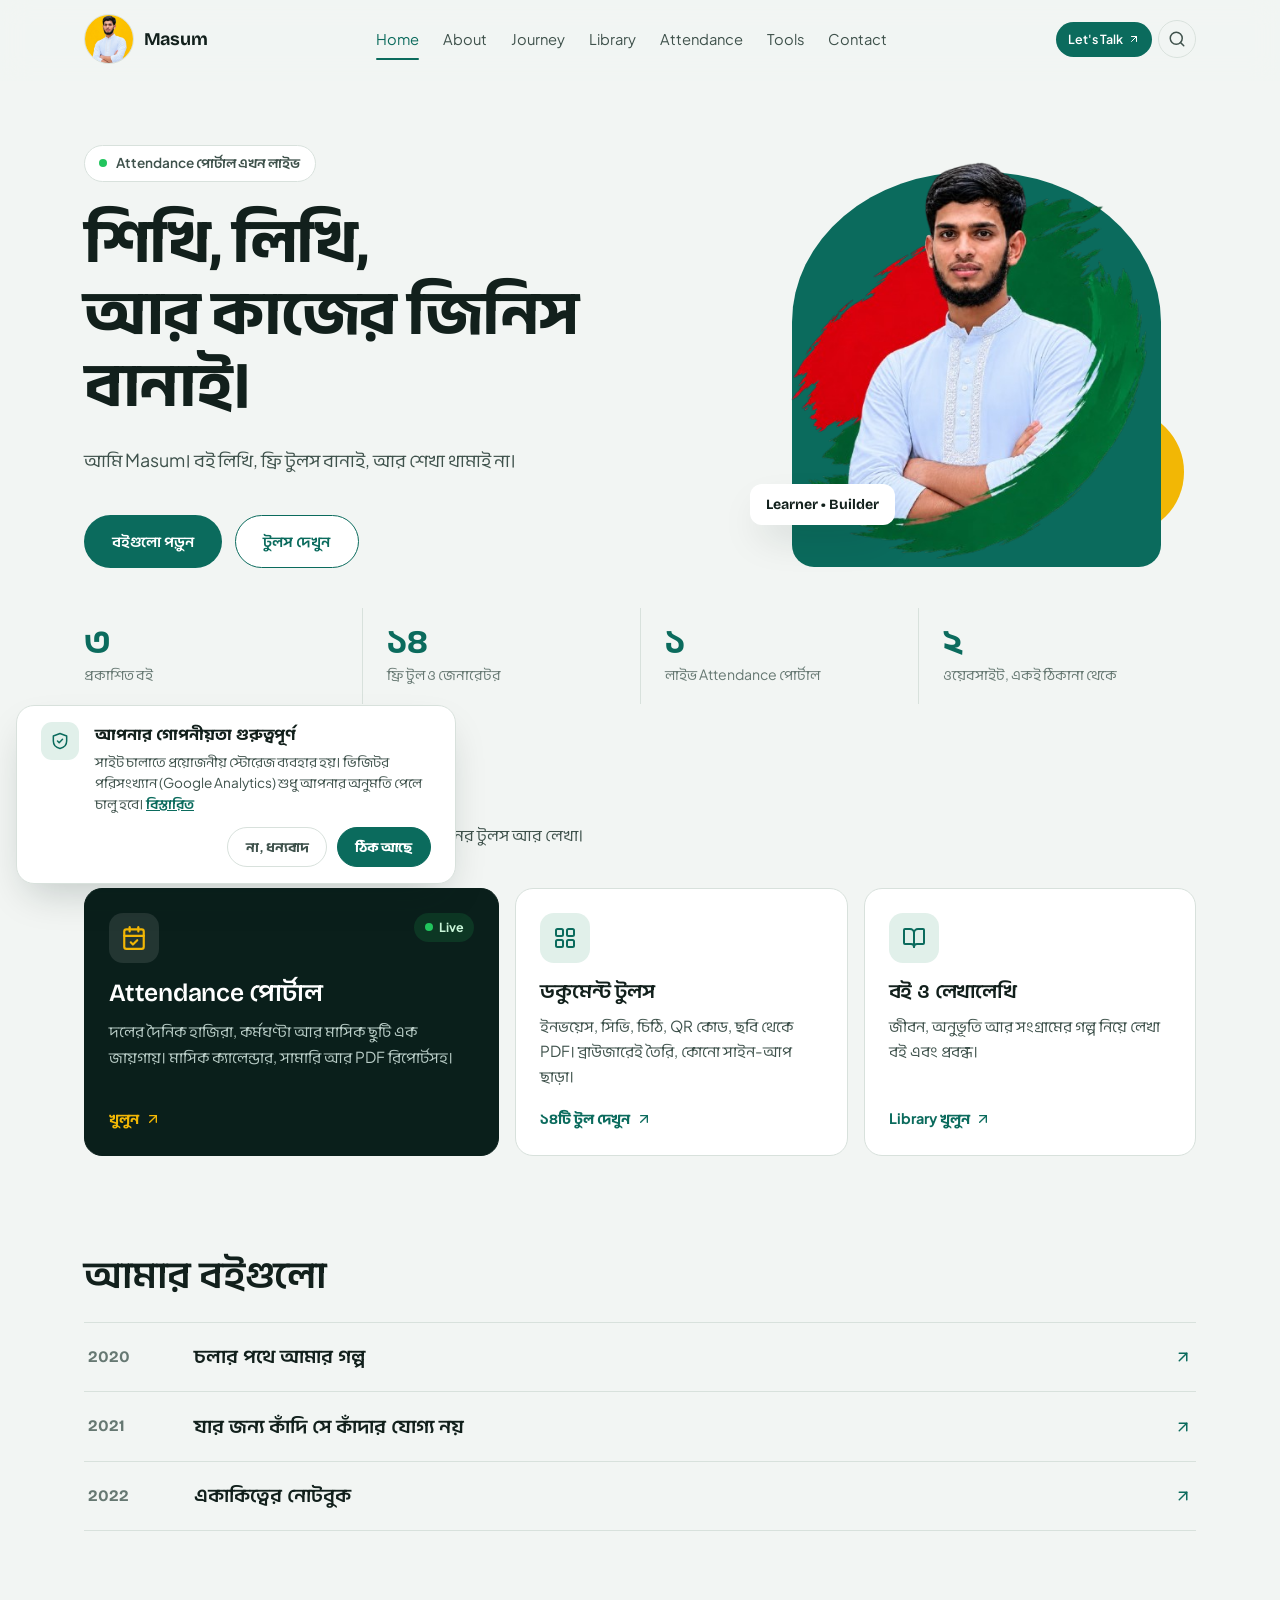
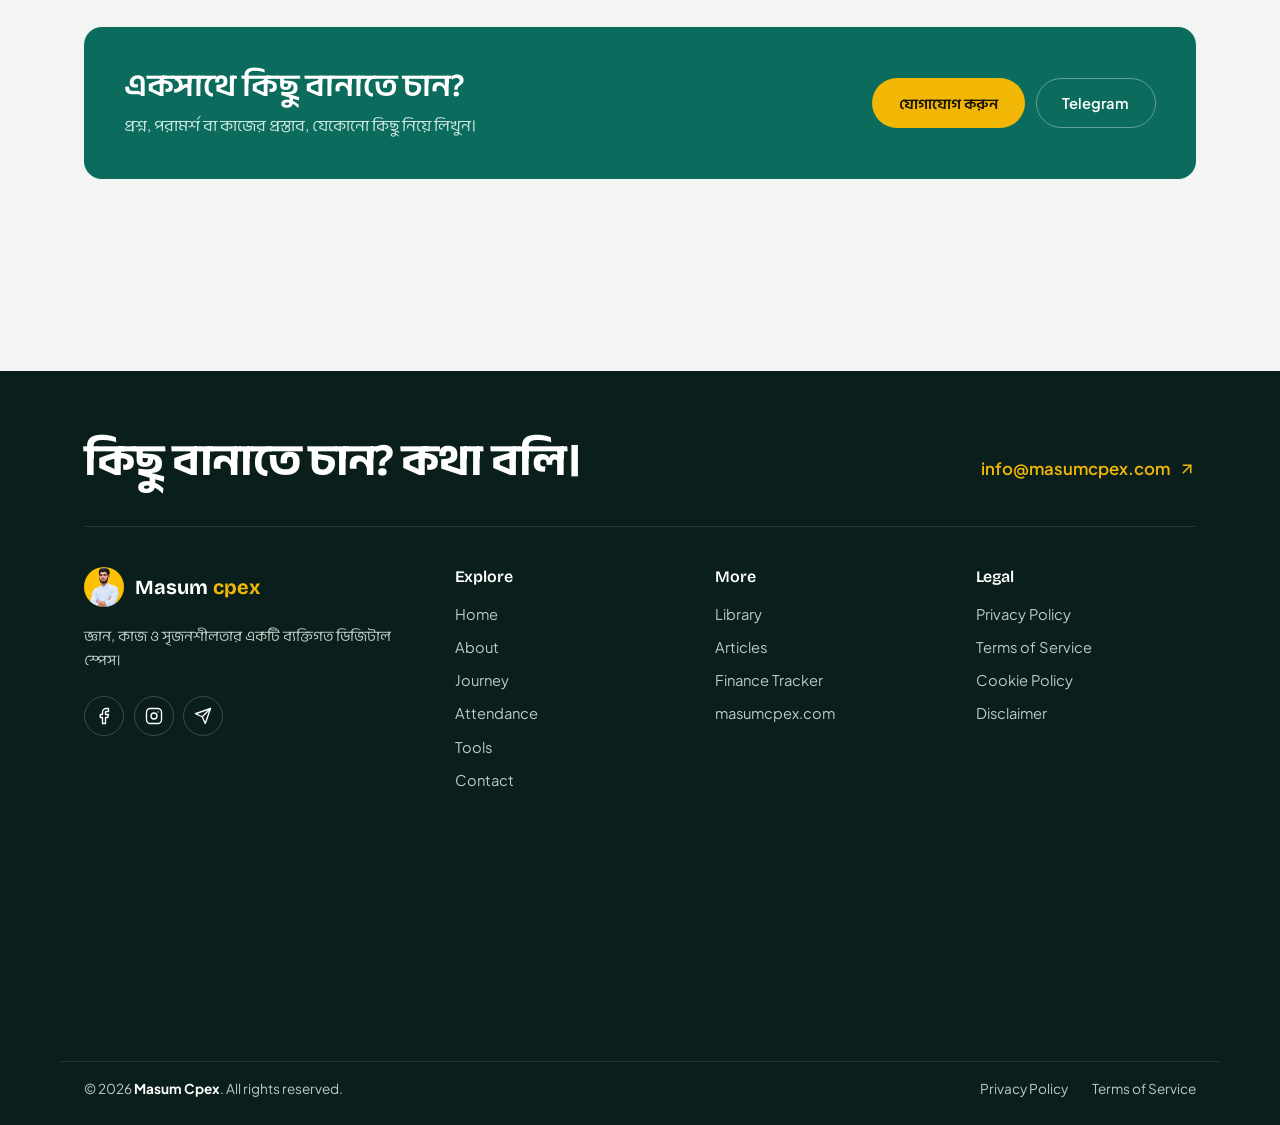
<file: index.html>
<!DOCTYPE html>
<html lang="bn">
<head>
<meta charset="UTF-8">
<meta name="viewport" content="width=device-width, initial-scale=1.0">
<title>Masum — Personal Digital Space</title>
<meta name="description" content="মাসুম বিল্লাহর একটি নতুন প্ল্যাটফর্ম। এখানে আমার বিভিন্ন কাজ, শর্ট নোটস এবং বিশেষ চিন্তাগুলো শেয়ার করা হয়।">
<meta name="theme-color" content="#F2F5F3">
<link rel="canonical" href="https://masumcpex.bro.bd/">
<link rel="icon" href="assets/img/yellow.webp" type="image/webp">
<link rel="apple-touch-icon" href="assets/img/yellow.webp">
<link rel="manifest" href="site.webmanifest">
<meta property="og:type" content="website">
<meta property="og:title" content="Masum Cpex — Personal Digital Space">
<meta property="og:description" content="মাসুম বিল্লাহর একটি নতুন প্ল্যাটফর্ম। এখানে আমার বিভিন্ন কাজ, শর্ট নোটস এবং বিশেষ চিন্তাগুলো শেয়ার করা হয়।">
<meta property="og:image" content="https://masumcpex.bro.bd/assets/img/bd.png">
<meta property="og:image:type" content="image/png">
<meta property="og:image:width" content="500">
<meta property="og:image:height" content="500">
<meta property="og:url" content="https://masumcpex.bro.bd/">
<meta property="og:locale" content="bn_BD">

<meta name="twitter:card" content="summary_large_image">
<meta name="twitter:title" content="Masum Cpex — Personal Digital Space">
<meta name="twitter:description" content="মাসুম বিল্লাহর একটি নতুন প্ল্যাটফর্ম। এখানে আমার বিভিন্ন কাজ, শর্ট নোটস এবং বিশেষ চিন্তাগুলো শেয়ার করা হয়।">
<meta name="twitter:image" content="https://masumcpex.bro.bd/assets/img/bd.png">
<script type="application/ld+json">
{
  "@context": "https://schema.org",
  "@type": "Person",
  "name": "Masum Billah",
  "alternateName": "মাসুম",
  "url": "https://masumcpex.bro.bd/",
  "image": "https://masumcpex.bro.bd/assets/img/bd.png",
  "description": "শিক্ষার্থী ও নির্মাতা। বই ও টুলসের ব্যক্তিগত ডিজিটাল খাতা।",
  "sameAs": [
    "https://www.facebook.com/masumcpex",
    "https://www.instagram.com/masumcpex",
    "https://t.me/masumcpex"
  ]
}
</script>
<link rel="preconnect" href="https://fonts.googleapis.com">
<link rel="preconnect" href="https://fonts.gstatic.com" crossorigin>
<link href="https://fonts.googleapis.com/css2?family=Anek+Bangla:wght@400;500;600;700&family=Bricolage+Grotesque:opsz,wght@12..96,500..800&family=Plus+Jakarta+Sans:wght@400;500;600;700&display=swap" rel="stylesheet">
<link rel="stylesheet" href="assets/css/style.css">
</head>
<body>
<div id="app"></div>
<noscript>এই সাইট দেখতে JavaScript চালু করুন।</noscript>
<script src="assets/js/data.js"></script>
<script src="assets/js/app.js"></script>
</body>
</html>
</file>
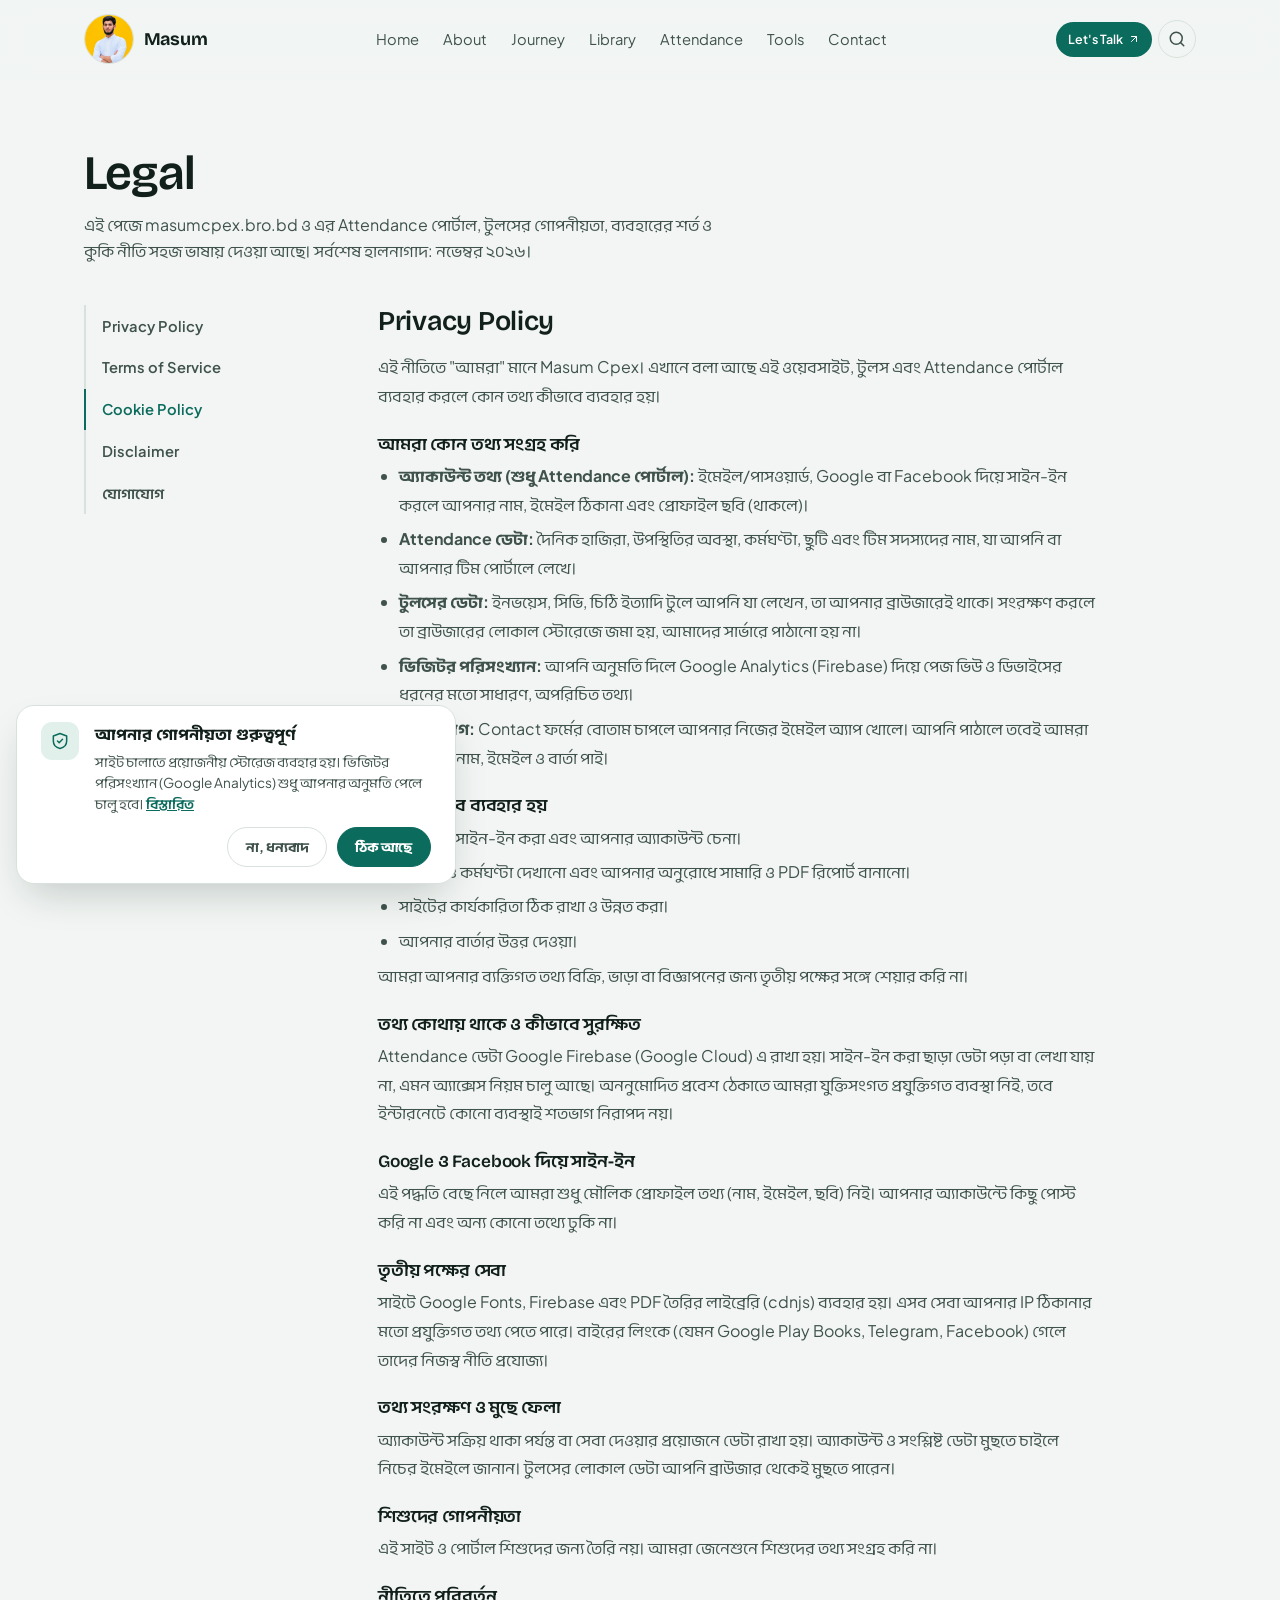
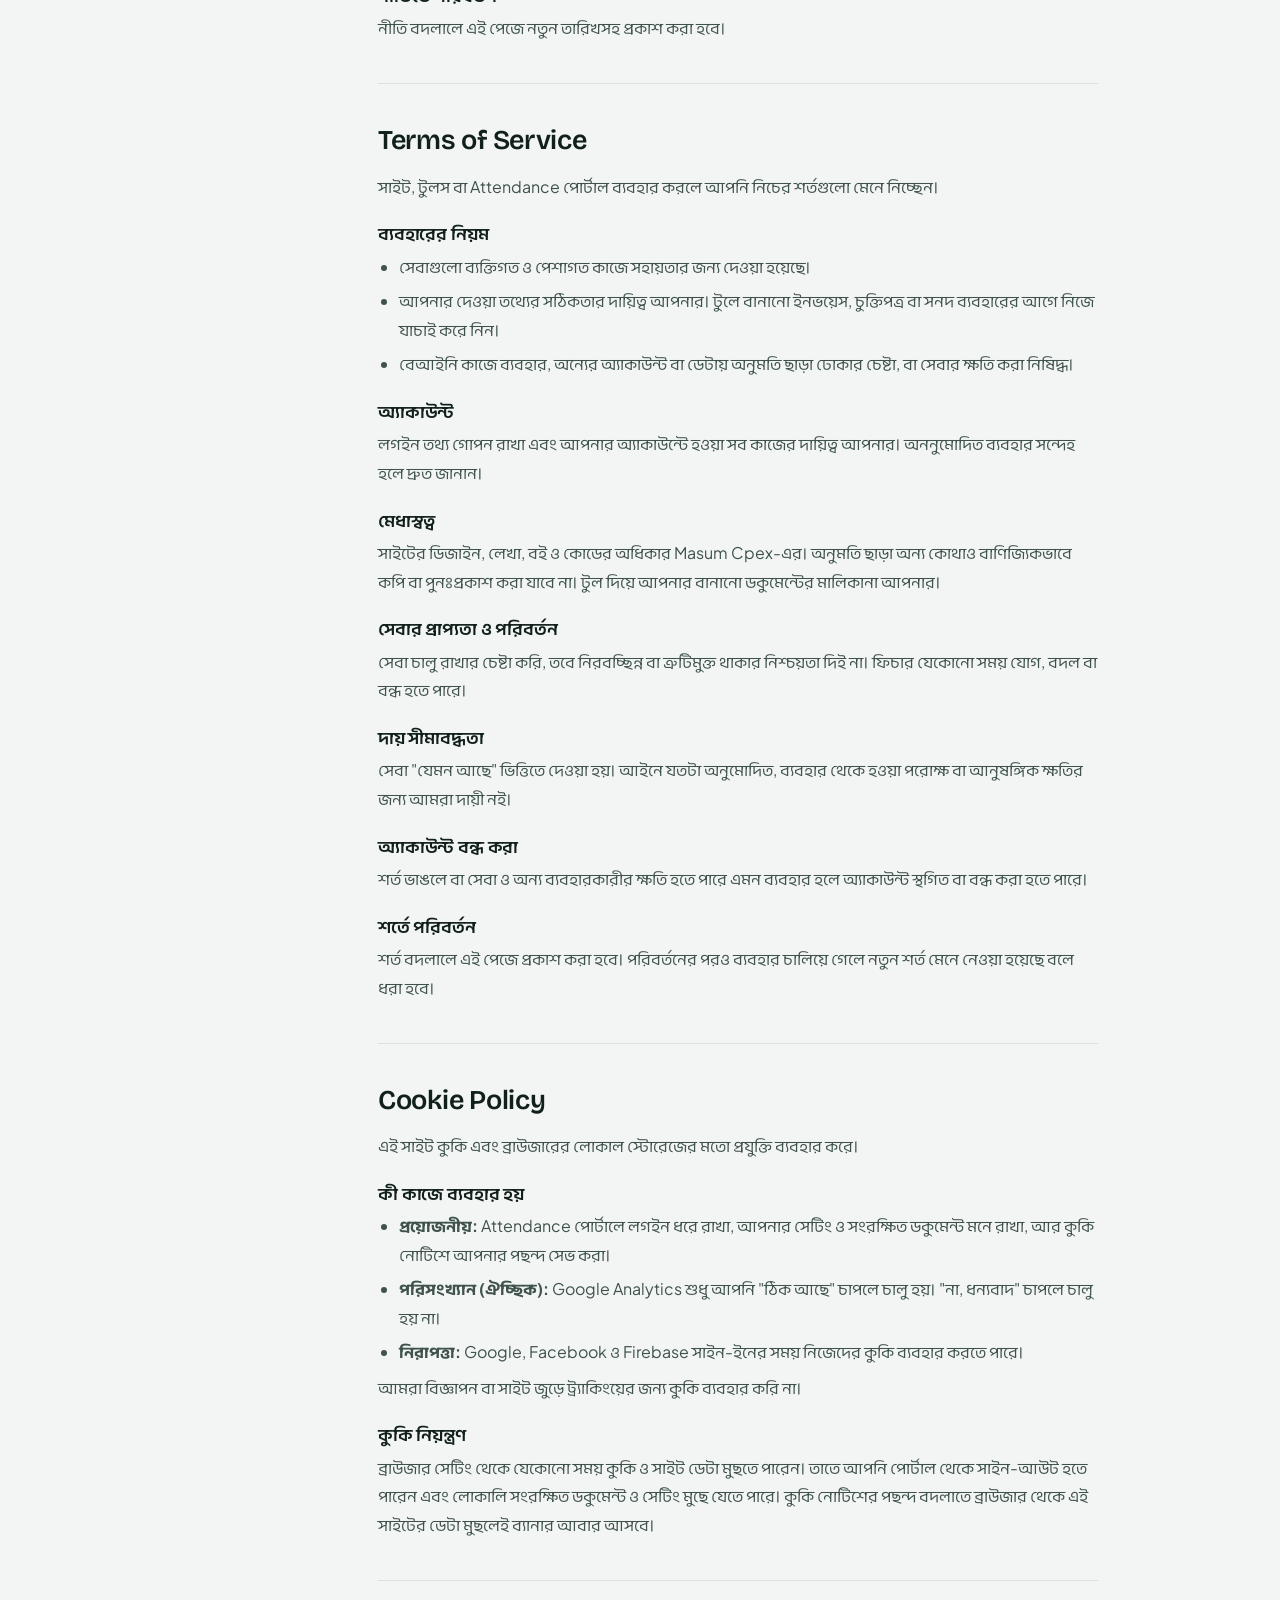
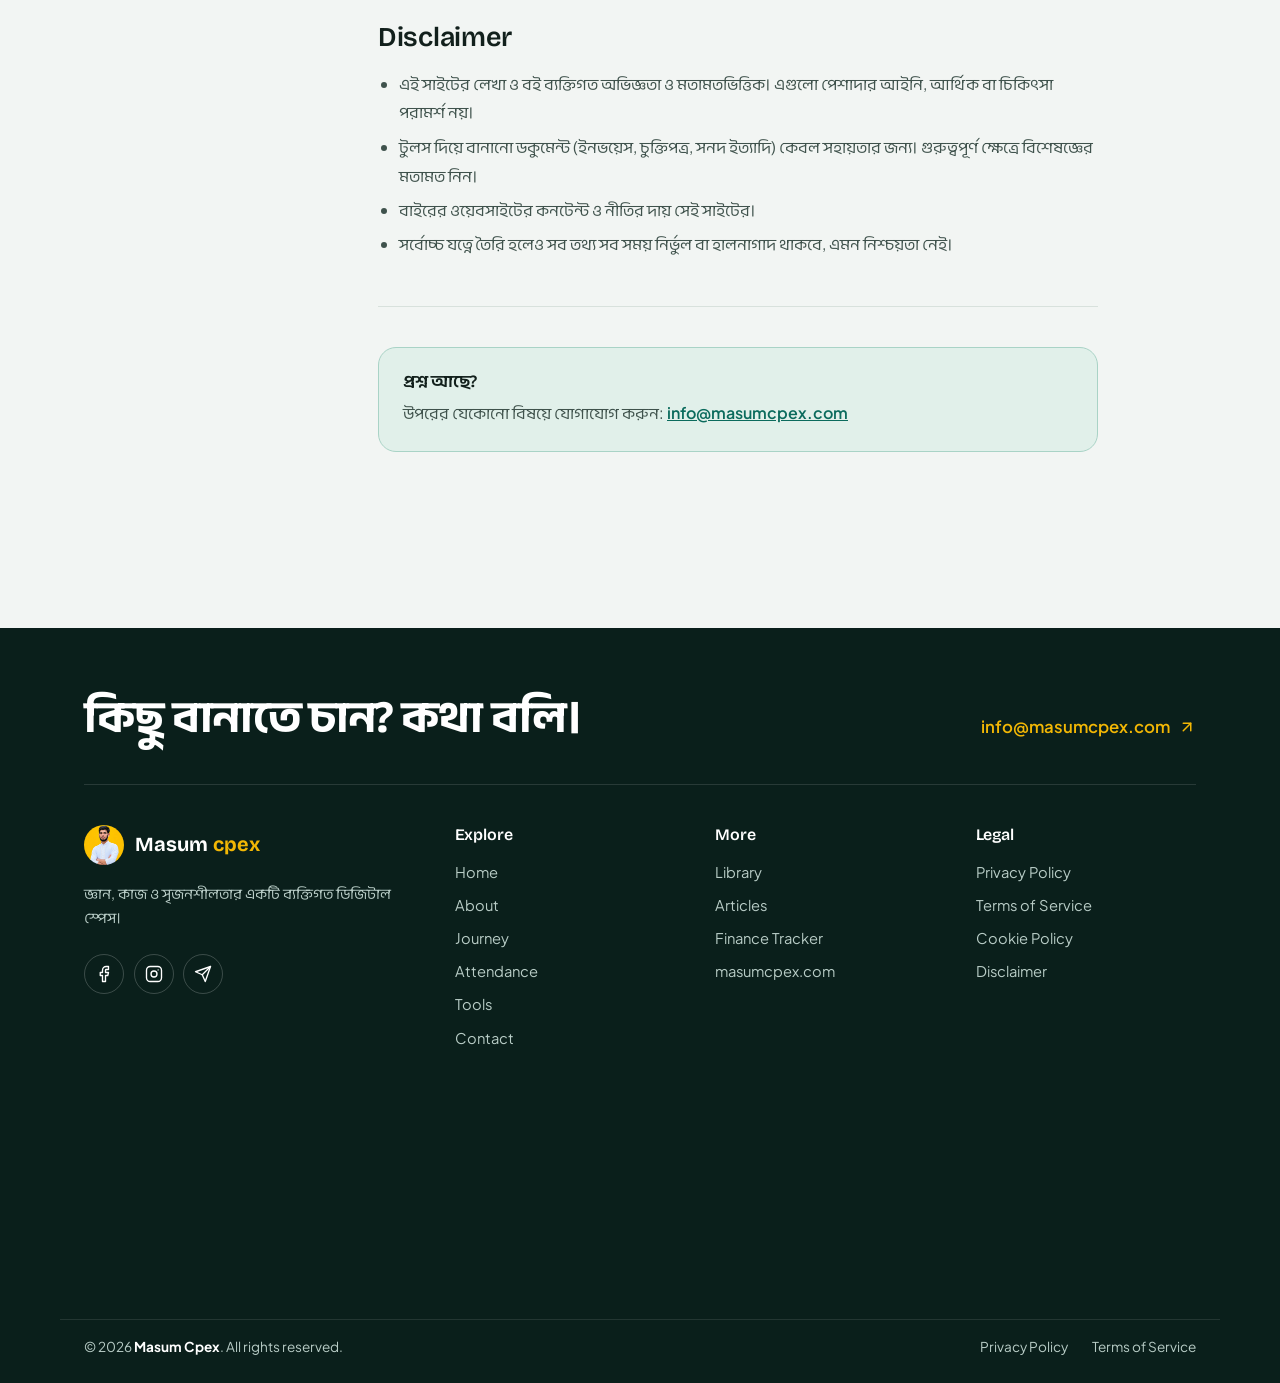
<file: legal.html>
<!DOCTYPE html>
<html lang="bn">
<head>
<meta charset="UTF-8">
<meta name="viewport" content="width=device-width, initial-scale=1.0">
<title>Legal — Privacy, Terms, Cookies | Masum Cpex</title>
<meta name="description" content="Masum Cpex ওয়েবসাইট ও Attendance পোর্টালের Privacy Policy, Terms of Service, Cookie Policy এবং Disclaimer।">
<meta name="theme-color" content="#F2F5F3">
<link rel="canonical" href="https://masumcpex.bro.bd/legal.html">
<link rel="icon" href="assets/img/yellow.webp" type="image/webp">
<link rel="manifest" href="site.webmanifest">
<link rel="preconnect" href="https://fonts.googleapis.com">
<link rel="preconnect" href="https://fonts.gstatic.com" crossorigin>
<link href="https://fonts.googleapis.com/css2?family=Anek+Bangla:wght@400;500;600;700&family=Bricolage+Grotesque:opsz,wght@12..96,500..800&family=Plus+Jakarta+Sans:wght@400;500;600;700&display=swap" rel="stylesheet">
<link rel="stylesheet" href="assets/css/style.css">
</head>
<body>
<div id="app" data-page="legal"></div>
<noscript>এই পেজ দেখতে JavaScript চালু করুন।</noscript>

<template id="pageContent">
<div class="legal-wrap">
  <div class="legal-head">
    <h1>Legal</h1>
    <p>এই পেজে masumcpex.bro.bd ও এর Attendance পোর্টাল, টুলসের গোপনীয়তা, ব্যবহারের শর্ত ও কুকি নীতি সহজ ভাষায় দেওয়া আছে। সর্বশেষ হালনাগাদ: নভেম্বর ২০২৬।</p>
  </div>
  <div class="legal-grid">
    <nav class="legal-toc" aria-label="সূচিপত্র">
      <a href="#privacy-policy">Privacy Policy</a>
      <a href="#terms">Terms of Service</a>
      <a href="#cookies">Cookie Policy</a>
      <a href="#disclaimer">Disclaimer</a>
      <a href="#contact-legal">যোগাযোগ</a>
    </nav>
    <div class="legal-doc">

      <section id="privacy-policy"><span id="privacy"></span>
        <h2>Privacy Policy</h2>
        <p>এই নীতিতে "আমরা" মানে Masum Cpex। এখানে বলা আছে এই ওয়েবসাইট, টুলস এবং Attendance পোর্টাল ব্যবহার করলে কোন তথ্য কীভাবে ব্যবহার হয়।</p>

        <h3>আমরা কোন তথ্য সংগ্রহ করি</h3>
        <ul>
          <li><strong>অ্যাকাউন্ট তথ্য (শুধু Attendance পোর্টাল):</strong> ইমেইল/পাসওয়ার্ড, Google বা Facebook দিয়ে সাইন-ইন করলে আপনার নাম, ইমেইল ঠিকানা এবং প্রোফাইল ছবি (থাকলে)।</li>
          <li><strong>Attendance ডেটা:</strong> দৈনিক হাজিরা, উপস্থিতির অবস্থা, কর্মঘণ্টা, ছুটি এবং টিম সদস্যদের নাম, যা আপনি বা আপনার টিম পোর্টালে লেখে।</li>
          <li><strong>টুলসের ডেটা:</strong> ইনভয়েস, সিভি, চিঠি ইত্যাদি টুলে আপনি যা লেখেন, তা আপনার ব্রাউজারেই থাকে। সংরক্ষণ করলে তা ব্রাউজারের লোকাল স্টোরেজে জমা হয়, আমাদের সার্ভারে পাঠানো হয় না।</li>
          <li><strong>ভিজিটর পরিসংখ্যান:</strong> আপনি অনুমতি দিলে Google Analytics (Firebase) দিয়ে পেজ ভিউ ও ডিভাইসের ধরনের মতো সাধারণ, অপরিচিত তথ্য।</li>
          <li><strong>যোগাযোগ:</strong> Contact ফর্মের বোতাম চাপলে আপনার নিজের ইমেইল অ্যাপ খোলে। আপনি পাঠালে তবেই আমরা আপনার নাম, ইমেইল ও বার্তা পাই।</li>
        </ul>

        <h3>তথ্য কীভাবে ব্যবহার হয়</h3>
        <ul>
          <li>নিরাপদে সাইন-ইন করা এবং আপনার অ্যাকাউন্ট চেনা।</li>
          <li>হাজিরা ও কর্মঘণ্টা দেখানো এবং আপনার অনুরোধে সামারি ও PDF রিপোর্ট বানানো।</li>
          <li>সাইটের কার্যকারিতা ঠিক রাখা ও উন্নত করা।</li>
          <li>আপনার বার্তার উত্তর দেওয়া।</li>
        </ul>
        <p>আমরা আপনার ব্যক্তিগত তথ্য বিক্রি, ভাড়া বা বিজ্ঞাপনের জন্য তৃতীয় পক্ষের সঙ্গে শেয়ার করি না।</p>

        <h3>তথ্য কোথায় থাকে ও কীভাবে সুরক্ষিত</h3>
        <p>Attendance ডেটা Google Firebase (Google Cloud) এ রাখা হয়। সাইন-ইন করা ছাড়া ডেটা পড়া বা লেখা যায় না, এমন অ্যাক্সেস নিয়ম চালু আছে। অননুমোদিত প্রবেশ ঠেকাতে আমরা যুক্তিসংগত প্রযুক্তিগত ব্যবস্থা নিই, তবে ইন্টারনেটে কোনো ব্যবস্থাই শতভাগ নিরাপদ নয়।</p>

        <h3>Google ও Facebook দিয়ে সাইন-ইন</h3>
        <p>এই পদ্ধতি বেছে নিলে আমরা শুধু মৌলিক প্রোফাইল তথ্য (নাম, ইমেইল, ছবি) নিই। আপনার অ্যাকাউন্টে কিছু পোস্ট করি না এবং অন্য কোনো তথ্যে ঢুকি না।</p>

        <h3>তৃতীয় পক্ষের সেবা</h3>
        <p>সাইটে Google Fonts, Firebase এবং PDF তৈরির লাইব্রেরি (cdnjs) ব্যবহার হয়। এসব সেবা আপনার IP ঠিকানার মতো প্রযুক্তিগত তথ্য পেতে পারে। বাইরের লিংকে (যেমন Google Play Books, Telegram, Facebook) গেলে তাদের নিজস্ব নীতি প্রযোজ্য।</p>

        <h3>তথ্য সংরক্ষণ ও মুছে ফেলা</h3>
        <p>অ্যাকাউন্ট সক্রিয় থাকা পর্যন্ত বা সেবা দেওয়ার প্রয়োজনে ডেটা রাখা হয়। অ্যাকাউন্ট ও সংশ্লিষ্ট ডেটা মুছতে চাইলে নিচের ইমেইলে জানান। টুলসের লোকাল ডেটা আপনি ব্রাউজার থেকেই মুছতে পারেন।</p>

        <h3>শিশুদের গোপনীয়তা</h3>
        <p>এই সাইট ও পোর্টাল শিশুদের জন্য তৈরি নয়। আমরা জেনেশুনে শিশুদের তথ্য সংগ্রহ করি না।</p>

        <h3>নীতিতে পরিবর্তন</h3>
        <p>নীতি বদলালে এই পেজে নতুন তারিখসহ প্রকাশ করা হবে।</p>
      </section>

      <section id="terms">
        <h2>Terms of Service</h2>
        <p>সাইট, টুলস বা Attendance পোর্টাল ব্যবহার করলে আপনি নিচের শর্তগুলো মেনে নিচ্ছেন।</p>

        <h3>ব্যবহারের নিয়ম</h3>
        <ul>
          <li>সেবাগুলো ব্যক্তিগত ও পেশাগত কাজে সহায়তার জন্য দেওয়া হয়েছে।</li>
          <li>আপনার দেওয়া তথ্যের সঠিকতার দায়িত্ব আপনার। টুলে বানানো ইনভয়েস, চুক্তিপত্র বা সনদ ব্যবহারের আগে নিজে যাচাই করে নিন।</li>
          <li>বেআইনি কাজে ব্যবহার, অন্যের অ্যাকাউন্ট বা ডেটায় অনুমতি ছাড়া ঢোকার চেষ্টা, বা সেবার ক্ষতি করা নিষিদ্ধ।</li>
        </ul>

        <h3>অ্যাকাউন্ট</h3>
        <p>লগইন তথ্য গোপন রাখা এবং আপনার অ্যাকাউন্টে হওয়া সব কাজের দায়িত্ব আপনার। অননুমোদিত ব্যবহার সন্দেহ হলে দ্রুত জানান।</p>

        <h3>মেধাস্বত্ব</h3>
        <p>সাইটের ডিজাইন, লেখা, বই ও কোডের অধিকার Masum Cpex-এর। অনুমতি ছাড়া অন্য কোথাও বাণিজ্যিকভাবে কপি বা পুনঃপ্রকাশ করা যাবে না। টুল দিয়ে আপনার বানানো ডকুমেন্টের মালিকানা আপনার।</p>

        <h3>সেবার প্রাপ্যতা ও পরিবর্তন</h3>
        <p>সেবা চালু রাখার চেষ্টা করি, তবে নিরবচ্ছিন্ন বা ত্রুটিমুক্ত থাকার নিশ্চয়তা দিই না। ফিচার যেকোনো সময় যোগ, বদল বা বন্ধ হতে পারে।</p>

        <h3>দায় সীমাবদ্ধতা</h3>
        <p>সেবা "যেমন আছে" ভিত্তিতে দেওয়া হয়। আইনে যতটা অনুমোদিত, ব্যবহার থেকে হওয়া পরোক্ষ বা আনুষঙ্গিক ক্ষতির জন্য আমরা দায়ী নই।</p>

        <h3>অ্যাকাউন্ট বন্ধ করা</h3>
        <p>শর্ত ভাঙলে বা সেবা ও অন্য ব্যবহারকারীর ক্ষতি হতে পারে এমন ব্যবহার হলে অ্যাকাউন্ট স্থগিত বা বন্ধ করা হতে পারে।</p>

        <h3>শর্তে পরিবর্তন</h3>
        <p>শর্ত বদলালে এই পেজে প্রকাশ করা হবে। পরিবর্তনের পরও ব্যবহার চালিয়ে গেলে নতুন শর্ত মেনে নেওয়া হয়েছে বলে ধরা হবে।</p>
      </section>

      <section id="cookies">
        <h2>Cookie Policy</h2>
        <p>এই সাইট কুকি এবং ব্রাউজারের লোকাল স্টোরেজের মতো প্রযুক্তি ব্যবহার করে।</p>

        <h3>কী কাজে ব্যবহার হয়</h3>
        <ul>
          <li><strong>প্রয়োজনীয়:</strong> Attendance পোর্টালে লগইন ধরে রাখা, আপনার সেটিং ও সংরক্ষিত ডকুমেন্ট মনে রাখা, আর কুকি নোটিশে আপনার পছন্দ সেভ করা।</li>
          <li><strong>পরিসংখ্যান (ঐচ্ছিক):</strong> Google Analytics শুধু আপনি "ঠিক আছে" চাপলে চালু হয়। "না, ধন্যবাদ" চাপলে চালু হয় না।</li>
          <li><strong>নিরাপত্তা:</strong> Google, Facebook ও Firebase সাইন-ইনের সময় নিজেদের কুকি ব্যবহার করতে পারে।</li>
        </ul>
        <p>আমরা বিজ্ঞাপন বা সাইট জুড়ে ট্র্যাকিংয়ের জন্য কুকি ব্যবহার করি না।</p>

        <h3>কুকি নিয়ন্ত্রণ</h3>
        <p>ব্রাউজার সেটিং থেকে যেকোনো সময় কুকি ও সাইট ডেটা মুছতে পারেন। তাতে আপনি পোর্টাল থেকে সাইন-আউট হতে পারেন এবং লোকালি সংরক্ষিত ডকুমেন্ট ও সেটিং মুছে যেতে পারে। কুকি নোটিশের পছন্দ বদলাতে ব্রাউজার থেকে এই সাইটের ডেটা মুছলেই ব্যানার আবার আসবে।</p>
      </section>

      <section id="disclaimer">
        <h2>Disclaimer</h2>
        <ul>
          <li>এই সাইটের লেখা ও বই ব্যক্তিগত অভিজ্ঞতা ও মতামতভিত্তিক। এগুলো পেশাদার আইনি, আর্থিক বা চিকিৎসা পরামর্শ নয়।</li>
          <li>টুলস দিয়ে বানানো ডকুমেন্ট (ইনভয়েস, চুক্তিপত্র, সনদ ইত্যাদি) কেবল সহায়তার জন্য। গুরুত্বপূর্ণ ক্ষেত্রে বিশেষজ্ঞের মতামত নিন।</li>
          <li>বাইরের ওয়েবসাইটের কনটেন্ট ও নীতির দায় সেই সাইটের।</li>
          <li>সর্বোচ্চ যত্নে তৈরি হলেও সব তথ্য সব সময় নির্ভুল বা হালনাগাদ থাকবে, এমন নিশ্চয়তা নেই।</li>
        </ul>
      </section>

      <section id="contact-legal">
        <div class="legal-contact">
          <h3 style="margin-top:0">প্রশ্ন আছে?</h3>
          <p>উপরের যেকোনো বিষয়ে যোগাযোগ করুন: <a href="mailto:info@masumcpex.com">info@masumcpex.com</a></p>
        </div>
      </section>

    </div>
  </div>
</div>
</template>

<script src="assets/js/data.js"></script>
<script src="assets/js/app.js"></script>
</body>
</html>
</file>
<file: assets/css/style.css>
:root{
  --color-bg:          #F2F5F3;
  --color-bg-soft:     #E6ECE8;
  --color-surface:     #FFFFFF;
  --color-surface-hi:  #FFFFFF;
  --color-dark:        #0A1F1B;

  --color-text:        #12201C;
  --color-text-dim:    #3F524C;
  --color-muted:       #667872;

  --color-border:      #D8E1DC;

  --color-accent:      #0B6B5D;
  --color-accent-hover:#08524A;
  --color-accent-soft: #E1F0EA;
  --color-accent-border:#A9D3C6;
  --color-accent-2:    #F2B705;
  --color-sun:         #F2B705;
  --color-flag:        #D8333A;

  --color-success:     #16A34A;
  --color-warning:     #D97706;
  --color-error:       #DC2626;

  --container-width: 1160px;
  --container-narrow: 760px;
  --space-1: 0.5rem;
  --space-2: 1rem;
  --space-3: 1.5rem;
  --space-4: 2.5rem;
  --space-5: 4rem;
  --space-6: 6rem;

  --radius-sm: 6px;
  --radius-md: 12px;
  --radius-lg: 18px;
  --radius-full: 999px;

  --shadow-card: 0 1px 2px rgba(10,31,27,0.04);
  --shadow-soft: 0 18px 40px -12px rgba(10,31,27,0.22);
  --shadow-glow: 0 0 40px rgba(11,107,93,0.10);

  --transition-fast: 150ms ease;
  --transition-normal: 280ms cubic-bezier(.22,.61,.36,1);

  --font-display: "Bricolage Grotesque", "Anek Bangla", "Hind Siliguri", sans-serif;
  --font-body: "Plus Jakarta Sans", "Anek Bangla", "Hind Siliguri", -apple-system, sans-serif;
}

*, *::before, *::after{ box-sizing:border-box; margin:0; padding:0; }

html{ scroll-behavior:smooth; overflow-x:hidden; }

body{
  background:var(--color-bg);
  color:var(--color-text);
  font-family:var(--font-body);
  font-size:16px;
  line-height:1.65;
  -webkit-font-smoothing:antialiased;
  overflow-x:hidden;
  width:100%;
}

img, svg, table, video, canvas, iframe{ max-width:100%; }
img{ display:block; }
a{ color:inherit; text-decoration:none; }
button{ font:inherit; cursor:pointer; }
ul{ list-style:none; }

h1,h2,h3,h4{
  font-family:var(--font-display);
  font-weight:600;
  line-height:1.2;
  letter-spacing:-0.01em;
  color:var(--color-text);
}

a:focus-visible, button:focus-visible, input:focus-visible{
  outline:2px solid var(--color-accent);
  outline-offset:3px;
  border-radius:var(--radius-sm);
}

.sr-only{
  position:absolute; width:1px; height:1px;
  padding:0; margin:-1px; overflow:hidden;
  clip:rect(0,0,0,0); white-space:nowrap; border:0;
}

.page-inner{
  max-width:var(--container-width);
  margin:0 auto;
  padding:var(--space-6) var(--space-3);
}
.page-inner.narrow{ max-width:var(--container-narrow); }
.page-inner.center{ text-align:center; }

.section-block{
  max-width:var(--container-width);
  margin:0 auto;
  padding:0 var(--space-3) var(--space-6);
}

.eyebrow{
  display:inline-flex;
  align-items:center;
  gap:0.5rem;
  font-family:var(--font-body);
  font-size:0.86rem;
  font-weight:600;
  color:var(--color-accent);
  margin-bottom:var(--space-2);
}
.eyebrow::before{
  content:"";
  display:inline-block;
  width:14px;
  height:3px;
  background:var(--color-accent);
  border-radius:var(--radius-full);
}

.section-title{
  font-size:clamp(1.6rem, 3vw, 2.4rem);
  margin-bottom:var(--space-2);
}
.section-sub{
  color:var(--color-text-dim);
  max-width:640px;
  margin-bottom:var(--space-4);
}

.site-header{
  position:sticky;
  top:0;
  z-index:100;
  background:rgba(242,245,243,0.86);
  backdrop-filter:blur(14px);
  -webkit-backdrop-filter:blur(14px);
  border-bottom:1px solid transparent;
  transition:border-color var(--transition-normal), box-shadow var(--transition-normal);
}
.site-header.is-scrolled{
  border-bottom-color:var(--color-border);
  box-shadow:0 10px 24px rgba(10,31,27,0.06);
}

.header-inner{
  max-width:var(--container-width);
  margin:0 auto;
  padding:0.9rem var(--space-3);
  display:flex;
  align-items:center;
  justify-content:space-between;
  gap:var(--space-3);
}

.brand{
  display:flex;
  align-items:center;
  gap:0.6rem;
}
.brand-mark{
  width:50px;
  height:50px;
  border-radius:50%;
  overflow:hidden;
  border:1px solid var(--color-border);
  flex-shrink:0;
}
.brand-mark img{
  width:100%;
  height:100%;
  object-fit:cover;
  display:block;
}
@media (max-width:640px){
  .brand-mark{ width:48px; height:48px; }
}
.brand-name{
  font-family:var(--font-display);
  font-weight:700;
  font-size:1.12rem;
  letter-spacing:-0.01em;
}

.main-nav{
  display:flex;
  align-items:center;
  gap:var(--space-3);
}
.main-nav a{
  font-size:0.92rem;
  color:var(--color-text-dim);
  transition:color var(--transition-fast);
  position:relative;
  padding:0.25rem 0;
}
.main-nav a:hover,
.main-nav a.is-active{ color:var(--color-accent); }
.main-nav a.is-active::after{
  content:"";
  position:absolute;
  left:0; right:0; bottom:-4px;
  height:2px;
  background:var(--color-accent);
  border-radius:var(--radius-full);
}

.header-tools{ display:flex; align-items:center; gap:0.4rem; }

.header-cta{
  display:inline-flex;
  align-items:center;
  gap:0.28rem;
  background:var(--color-accent);
  color:#fff;
  font-size:0.78rem;
  font-weight:600;
  padding:0.45rem 0.75rem;
  border-radius:var(--radius-full);
  white-space:nowrap;
  transition:background var(--transition-fast);
}
.header-cta svg{ flex-shrink:0; }
.header-cta:hover{ background:var(--color-accent-hover); color:#fff; }

@media (max-width:860px){
  .header-cta{ display:inline-flex; }
}
.icon-btn{
  background:transparent;
  border:1px solid var(--color-border);
  color:var(--color-text-dim);
  width:38px; height:38px;
  border-radius:var(--radius-full);
  display:flex; align-items:center; justify-content:center;
  transition:all var(--transition-fast);
}
.icon-btn:hover{ color:var(--color-text); border-color:var(--color-accent); }

.menu-toggle{ display:none; position:relative; }
.menu-icon-close{ display:none; }
.menu-toggle.is-active .menu-icon-bars{ display:none; }
.menu-toggle.is-active .menu-icon-close{ display:block; }
.menu-icon-bars, .menu-icon-close{ transition:transform var(--transition-fast); }
.menu-toggle.is-active:hover .menu-icon-close,
.menu-toggle.is-active:active .menu-icon-close,
.menu-toggle.is-active:focus-visible .menu-icon-close{ transform:rotate(90deg) scale(1.12); }

@media (max-width: 860px){
  .main-nav{ display:none; }
  .menu-toggle{ display:flex; }
}

.mobile-menu{
  display:none;
  position:fixed;
  inset:0;
  z-index:200;
  background:var(--color-dark);
  color:#fff;
  flex-direction:column;
  justify-content:space-between;
  padding:calc(64px + var(--space-3)) var(--space-3) var(--space-4);
  opacity:0;
  visibility:hidden;
  transform:translateY(-10px) scale(0.98);
  transition:opacity var(--transition-normal), transform var(--transition-normal), visibility 0s linear var(--transition-normal);
}
.mobile-menu.is-open{
  opacity:1;
  visibility:visible;
  transform:translateY(0) scale(1);
  transition:opacity var(--transition-normal), transform var(--transition-normal);
}
.mobile-menu.is-closing{
  opacity:0;
  visibility:visible;
  transform:translateY(-6px) scale(0.97);
  transition:opacity 220ms ease, transform 220ms ease;
}
.mobile-menu-close{
  position:absolute;
  top:calc(var(--space-3) + env(safe-area-inset-top, 0px));
  right:var(--space-3);
  background:transparent;
  border:1px solid rgba(255,255,255,0.18);
  color:#fff;
  z-index:1;
}
.mobile-menu-close:hover,
.mobile-menu-close:focus-visible{
  color:var(--color-accent);
  border-color:var(--color-accent);
  transform:rotate(90deg) scale(1.12);
}
.mobile-menu-close:active{ transform:rotate(90deg) scale(1.12); }

.mobile-menu-nav{
  display:flex;
  flex-direction:column;
}
.mobile-menu-nav a{
  display:flex;
  align-items:center;
  justify-content:space-between;
  gap:var(--space-2);
  padding:1.1rem 0.1rem;
  border-bottom:1px solid rgba(255,255,255,0.12);
  font-family:var(--font-display);
  font-size:1.5rem;
  font-weight:600;
  color:#fff;
  transition:color var(--transition-fast);
}
.mobile-menu-nav a:hover,
.mobile-menu-nav a:active{ color:#fff; opacity:0.75; }
.mobile-menu-nav a svg{ flex-shrink:0; opacity:0.8; }
.mobile-menu-social{
  display:flex;
  align-items:center;
  justify-content:center;
  gap:var(--space-3);
  padding-top:var(--space-4);
}
.mobile-menu-social a{
  width:42px;
  height:42px;
  display:flex;
  align-items:center;
  justify-content:center;
  border:1px solid rgba(255,255,255,0.25);
  border-radius:var(--radius-full);
  color:#fff;
  transition:border-color var(--transition-fast), opacity var(--transition-fast);
}
.mobile-menu-social a:hover{ border-color:#fff; opacity:0.85; }

@media (max-width:860px){
  .mobile-menu{ display:flex; }
}

.search-panel{
  max-height:0;
  overflow:hidden;
  transition:max-height var(--transition-normal);
  border-bottom:1px solid transparent;
}
.search-panel.is-open{
  max-height:220px;
  border-bottom-color:var(--color-border);
}
.search-panel-inner{
  max-width:var(--container-width);
  margin:0 auto;
  padding:var(--space-2) var(--space-3);
  display:flex;
  gap:var(--space-2);
}
.search-panel-inner input{
  flex:1;
  background:var(--color-surface);
  border:1px solid var(--color-border);
  color:var(--color-text);
  padding:0.7rem 1rem;
  border-radius:var(--radius-md);
}
.search-results{ padding:0 var(--space-3) var(--space-2); max-width:var(--container-width); margin:0 auto; color:var(--color-muted); font-size:0.9rem; }

.hero{
  position:relative;
  text-align:center;
  padding:var(--space-6) var(--space-3) var(--space-5);
  max-width:var(--container-narrow);
  margin:0 auto;
}
.hero-photo-wrap{
  position:relative;
  width:132px;
  height:132px;
  margin:0 auto var(--space-3);
}
.hero-photo-wrap::before{
  content:"";
  position:absolute;
  inset:-40px;
  background:radial-gradient(circle, var(--color-accent-soft) 0%, transparent 70%);
  filter:blur(4px);
  z-index:0;
}
.hero-photo{
  position:relative;
  z-index:1;
  width:100%; height:100%;
  border-radius:var(--radius-full);
  object-fit:cover;
  border:2px solid var(--color-accent);
  box-shadow:var(--shadow-glow);
}
.hero-name{
  font-size:clamp(1.9rem, 4vw, 2.8rem);
  margin-bottom:0.4rem;
}
.hero-role{
  color:var(--color-accent);
  font-size:1rem;
  font-weight:500;
  margin-bottom:0.8rem;
}
.hero-tagline{
  color:var(--color-text-dim);
  max-width:480px;
  margin:0 auto var(--space-4);
}
.hero-visual{
  display:flex;
  justify-content:center;
  margin:0 auto;
}
.hero-visual-img{
  width:100%;
  max-width:360px;
  height:auto;
  object-fit:contain;
  display:block;
}
@media (min-width:640px){
  .hero-visual-img{ max-width:420px; }
}

.btn{
  display:inline-flex;
  align-items:center;
  gap:0.5rem;
  padding:0.75rem 1.6rem;
  border-radius:var(--radius-full);
  font-size:0.92rem;
  font-weight:600;
  transition:all var(--transition-fast);
  border:1px solid transparent;
}
.btn-primary{
  background:var(--color-accent);
  color:#FFFFFF;
}
.btn-primary:hover{ background:var(--color-accent-hover); transform:translateY(-1px); }
.btn-outline{
  background:#FFFFFF;
  border-color:var(--color-accent);
  color:var(--color-accent);
}
.btn-outline:hover{ background:var(--color-accent-soft); border-color:var(--color-accent-hover); color:var(--color-accent-hover); }

.card-grid, .list-grid{
  display:grid;
  grid-template-columns:repeat(auto-fill, minmax(260px, 1fr));
  gap:var(--space-3);
}

.card{
  background:var(--color-surface);
  border:1px solid var(--color-border);
  border-radius:var(--radius-lg);
  padding:var(--space-4);
  box-shadow:none;
  transition:transform var(--transition-normal), border-color var(--transition-normal), box-shadow var(--transition-normal);
}
.card:hover{
  border-color:var(--color-accent);
  box-shadow:0 14px 30px -14px rgba(10,31,27,0.28);
}
.card-eyebrow{ font-size:0.8rem; font-weight:600; color:var(--color-accent); margin-bottom:0.5rem; }
.card-title{ font-family:var(--font-display); font-size:1.2rem; line-height:1.4; margin-bottom:0.6rem; }
.card-desc{ color:var(--color-text-dim); font-size:0.94rem; line-height:1.6; }
.card-date{ color:var(--color-muted); font-size:0.8rem; margin-top:0.6rem; }

.list-grid .card{ cursor:pointer; }

.card-cta{
  display:flex;
  align-items:center;
  flex-wrap:wrap;
  gap:0.7rem;
  margin-top:1.2rem;
  padding-top:1rem;
  border-top:1px solid var(--color-border);
  max-width:100%;
}
.btn-view{
  display:inline-flex;
  align-items:center;
  gap:0.3rem;
  flex-shrink:0;
  background:#FFFFFF;
  border:1px solid var(--color-accent);
  color:var(--color-accent);
  font-size:0.85rem;
  font-weight:600;
  line-height:1.3;
  padding:0.45rem 0.95rem;
  border-radius:var(--radius-full);
  transition:all var(--transition-fast);
  white-space:nowrap;
}
.card:hover .btn-view,
.btn-view:hover{
  background:var(--color-accent);
  color:#FFFFFF;
}
.btn-view:active{ transform:scale(0.96); }
.cta-hint{
  color:var(--color-muted);
  font-size:0.82rem;
  line-height:1.5;
  min-width:0;
  word-break:break-word;
}

@media (hover:none){
  .card:active{ transform:scale(0.98); box-shadow:var(--shadow-card); }
}

.filter-row{ display:flex; flex-wrap:wrap; gap:0.5rem; margin-bottom:var(--space-3); }
.chip{
  padding:0.4rem 1rem;
  border-radius:var(--radius-full);
  border:1px solid var(--color-border);
  color:var(--color-text-dim);
  font-size:0.85rem;
  transition:all var(--transition-fast);
}
.chip.is-active, .chip:hover{ border-color:var(--color-accent); color:var(--color-accent); }

.empty-state{
  background:var(--color-surface);
  border:1px dashed var(--color-border);
  border-radius:var(--radius-lg);
  padding:var(--space-5) var(--space-3);
  text-align:center;
  color:var(--color-muted);
  box-shadow:var(--shadow-card);
  max-width:100%;
  word-break:break-word;
}
.empty-state strong{ display:block; color:var(--color-text-dim); font-family:var(--font-display); font-size:1.1rem; margin-bottom:0.4rem; line-height:1.4; }

.empty-state-linked{
  display:block;
  cursor:pointer;
  transition:border-color var(--transition-fast), transform var(--transition-fast), box-shadow var(--transition-fast);
}
.empty-state-linked:hover{
  border-color:var(--color-accent);
  transform:translateY(-2px);
  box-shadow:var(--shadow-card-hover, var(--shadow-card));
}
.empty-state-icon{
  display:flex;
  align-items:center;
  justify-content:center;
  width:68px;
  height:68px;
  margin:0 auto var(--space-2);
  border-radius:50%;
  background:color-mix(in srgb, var(--color-accent) 8%, transparent);
  color:var(--color-accent);
  transition:transform var(--transition-fast), background var(--transition-fast);
}
.empty-state-linked:hover .empty-state-icon{
  background:color-mix(in srgb, var(--color-accent) 14%, transparent);
  transform:scale(1.05);
}

@media (max-width:640px){
  .empty-state{ padding:var(--space-4) var(--space-2); }
}

.about-grid{
  display:grid;
  grid-template-columns:180px 1fr;
  gap:var(--space-4);
  align-items:start;
  margin-bottom:var(--space-4);
}
.about-photo{
  width:100%;
  border-radius:var(--radius-lg);
  border:1px solid var(--color-border);
}
.about-text{ color:var(--color-text-dim); }
.about-text p + p{ margin-top:0.8rem; }

.stat-row{
  display:grid;
  grid-template-columns:repeat(auto-fit, minmax(140px,1fr));
  gap:var(--space-2);
  border-top:1px solid var(--color-border);
  padding-top:var(--space-3);
}
.stat-row .stat{ text-align:center; }
.stat-num{ font-family:var(--font-display); font-size:1.6rem; color:var(--color-accent); }
.stat-label{ font-size:0.8rem; color:var(--color-muted); }

@media (max-width:640px){
  .about-grid{ grid-template-columns:1fr; text-align:center; }
  .about-photo{ width:140px; margin:0 auto; }
}

.timeline{
  position:relative;
  display:grid;
  grid-template-columns:repeat(4, 1fr);
  align-items:stretch;
  gap:0 var(--space-2);
  padding:var(--space-5) 0 var(--space-4);
}
.timeline::before{
  content:"";
  position:absolute;
  left:2%;
  right:2%;
  top:50%;
  height:2px;
  transform:translateY(-50%);
  background:linear-gradient(90deg, transparent, var(--color-border) 10%, var(--color-accent) 50%, var(--color-border) 90%, transparent);
  opacity:0.6;
  z-index:0;
}
.timeline-item{
  position:relative;
  min-height:280px;
}
.timeline-node{
  position:absolute;
  top:50%;
  left:50%;
  transform:translate(-50%,-50%);
  display:flex;
  flex-direction:column;
  align-items:center;
  gap:0.6rem;
  z-index:2;
}
.timeline-dot{
  width:14px;
  height:14px;
  border-radius:var(--radius-full);
  background:var(--color-accent);
  box-shadow:0 0 0 4px var(--color-bg), 0 0 24px 4px var(--color-accent-soft);
  transition:transform var(--transition-normal), box-shadow var(--transition-normal);
}
.timeline-year{
  font-family:var(--font-display);
  font-size:1.3rem;
  font-weight:600;
  color:var(--color-text);
  transition:color var(--transition-normal), transform var(--transition-normal);
}
.timeline-card{
  position:absolute;
  left:50%;
  transform:translateX(-50%);
  width:min(240px, 88%);
  background:var(--color-surface);
  border:1px solid var(--color-border);
  border-radius:var(--radius-lg);
  padding:var(--space-2) var(--space-2) var(--space-3);
  text-align:center;
  box-shadow:var(--shadow-card);
  transition:transform var(--transition-normal), border-color var(--transition-normal), box-shadow var(--transition-normal);
}
.timeline-item.is-up .timeline-card{ bottom:calc(50% + 38px); }
.timeline-item.is-down .timeline-card{ top:calc(50% + 38px); }
.timeline-title{ font-family:var(--font-display); font-size:1.02rem; margin-bottom:0.35rem; color:var(--color-text); }
.timeline-desc{ color:var(--color-text-dim); font-size:0.85rem; line-height:1.6; }
.timeline-link{
  display:inline-flex;
  align-items:center;
  gap:0.28rem;
  margin-top:0.65rem;
  color:var(--color-accent);
  font-size:0.82rem;
  font-weight:600;
  transition:opacity var(--transition-fast);
}
.timeline-link svg{ flex-shrink:0; transition:transform var(--transition-fast); }
.timeline-link:hover{ opacity:0.75; }
.timeline-link:hover svg{ transform:translate(1px,-1px); }

.timeline-item:hover .timeline-dot{
  transform:scale(1.4);
  box-shadow:0 0 0 5px var(--color-bg), 0 0 34px 8px var(--color-accent-soft);
}
.timeline-item:hover .timeline-year{ color:var(--color-accent); }
.timeline-item.is-up:hover .timeline-card{ transform:translateX(-50%) translateY(-4px); border-color:var(--color-accent); box-shadow:var(--shadow-soft); }
.timeline-item.is-down:hover .timeline-card{ transform:translateX(-50%) translateY(4px); border-color:var(--color-accent); box-shadow:var(--shadow-soft); }

.timeline-item.reveal{ transition-delay:calc(var(--i, 0) * 120ms); }

@media (max-width:860px){
  .timeline{
    grid-template-columns:1fr;
    gap:var(--space-4) 0;
    padding:var(--space-3) 0;
  }
  .timeline::before{
    left:19px;
    right:auto;
    top:0;
    bottom:0;
    height:auto;
    width:2px;
    background:linear-gradient(180deg, transparent, var(--color-accent) 15%, var(--color-accent) 85%, transparent);
  }
  .timeline-item{ min-height:0; padding-left:52px; }
  .timeline-node{
    position:absolute;
    top:0;
    left:19px;
    transform:translate(-50%,0);
    flex-direction:row;
    gap:0.7rem;
  }
  .timeline-card{
    position:static;
    transform:none;
    width:100%;
    text-align:left;
    margin-top:2.6rem;
  }
  .timeline-item.is-up:hover .timeline-card,
  .timeline-item.is-down:hover .timeline-card{ transform:translateY(-2px); }
}

.social-row{ display:flex; justify-content:center; gap:0.7rem; margin-top:var(--space-3); flex-wrap:wrap; }
.social-row a{
  width:42px; height:42px;
  border:1px solid var(--color-border);
  border-radius:var(--radius-full);
  display:flex; align-items:center; justify-content:center;
  transition:all var(--transition-fast);
}
.social-row a:hover{ border-color:var(--color-accent); color:var(--color-accent); }

.contact-grid{
  display:grid;
  grid-template-columns: 1fr 1.05fr;
  gap:var(--space-5);
  align-items:start;
  text-align:left;
}
.contact-info .section-title{ text-align:left; }
.contact-info .section-sub{ margin-bottom:var(--space-4); max-width:480px; }
.contact-info-list{
  display:flex;
  flex-direction:column;
  gap:var(--space-3);
  margin-bottom:var(--space-4);
}
.contact-info-item{ display:flex; align-items:flex-start; gap:1rem; }
.contact-info-icon{
  flex-shrink:0;
  width:46px; height:46px;
  border-radius:var(--radius-md);
  background:var(--color-accent-soft);
  color:var(--color-accent);
  display:flex; align-items:center; justify-content:center;
}
.contact-info-text strong{ display:block; font-size:0.95rem; margin-bottom:0.25rem; }
.contact-info-text span{ display:block; color:var(--color-text-dim); font-size:0.92rem; line-height:1.55; }
.contact-info .social-row{ justify-content:flex-start; margin-top:0; gap:0.85rem; }

.contact-form-card{
  background:var(--color-accent);
  border-radius:var(--radius-lg);
  padding:var(--space-4);
  box-shadow:var(--shadow-soft);
  display:flex;
  flex-direction:column;
  gap:var(--space-2);
}
.contact-form-card input,
.contact-form-card textarea{
  width:100%;
  background:var(--color-surface);
  border:1px solid transparent;
  border-radius:var(--radius-md);
  padding:0.85rem 1rem;
  font-family:var(--font-body);
  font-size:0.95rem;
  color:var(--color-text);
  transition:border-color var(--transition-fast), box-shadow var(--transition-fast);
}
.contact-form-card input::placeholder,
.contact-form-card textarea::placeholder{ color:var(--color-muted); }
.contact-form-card input:focus,
.contact-form-card textarea:focus{
  outline:none;
  border-color:#FFFFFF;
  box-shadow:0 0 0 3px rgba(255,255,255,0.35);
}
.contact-form-card textarea{ resize:vertical; min-height:130px; }
.contact-form-submit{
  margin-top:0.4rem;
  border:none;
  border-radius:var(--radius-full);
  background:#FFFFFF;
  color:var(--color-accent);
  font-weight:600;
  font-size:0.95rem;
  padding:0.9rem 1.6rem;
  cursor:pointer;
  transition:all var(--transition-fast);
}
.contact-form-submit:hover{ background:var(--color-accent-hover); color:#FFFFFF; transform:translateY(-1px); }

@media (max-width:880px){
  .contact-grid{ grid-template-columns:1fr; gap:var(--space-4); }
  .contact-info .section-title,
  .contact-info .section-sub{ text-align:center; margin-left:auto; margin-right:auto; }
  .contact-info .social-row{ justify-content:center; }
}

.modal-overlay{
  position:fixed; inset:0;
  background:rgba(10,31,27,0.5);
  backdrop-filter:blur(4px);
  display:flex; align-items:flex-start; justify-content:center;
  padding:var(--space-4) var(--space-2);
  opacity:0; pointer-events:none;
  transition:opacity var(--transition-normal);
  z-index:200;
  overflow-y:auto;
}
.modal-overlay.is-open{ opacity:1; pointer-events:auto; }
.modal-box{
  background:var(--color-surface);
  border:1px solid var(--color-border);
  border-radius:var(--radius-lg);
  max-width:680px;
  width:100%;
  padding:var(--space-4);
  position:relative;
  box-shadow:var(--shadow-soft);
}
.modal-close{ position:absolute; top:1rem; right:1rem; }
.modal-eyebrow{ font-size:0.8rem; font-weight:600; color:var(--color-accent); margin-bottom:0.4rem; }
.modal-title{ font-size:1.4rem; margin-bottom:0.3rem; }
.modal-date{ color:var(--color-muted); font-size:0.85rem; margin-bottom:var(--space-3); }
.modal-content{ color:var(--color-text-dim); line-height:1.8; }

.page{ scroll-margin-top:90px; }

.not-found{
  min-height:70vh;
  display:flex;
  flex-direction:column;
  align-items:center;
  justify-content:center;
  text-align:center;
  padding:var(--space-4);
}
.not-found .code{
  font-family:var(--font-display);
  font-size:5rem;
  color:var(--color-accent);
  line-height:1;
}

@media (prefers-reduced-motion: reduce){
  *{
    animation-duration:0.01ms !important;
    animation-iteration-count:1 !important;
    transition-duration:0.01ms !important;
    scroll-behavior:auto !important;
  }
}

.reveal{ opacity:0; transform:translateY(20px); transition:opacity 0.5s ease, transform 0.5s ease; }
.reveal.is-visible{ opacity:1; transform:translateY(0); }

@media (max-width:640px){
  .header-inner{ padding:0.8rem var(--space-2); }
  .hero{ padding-top:var(--space-5); }
  .card-grid, .list-grid{ grid-template-columns:1fr; }
}

.tools-sub{
  color:var(--color-text-dim);
  font-size:0.96rem;
  line-height:1.7;
  max-width:640px;
  margin-bottom:var(--space-4);
}
.tool-card{
  display:flex;
  flex-direction:column;
  padding:var(--space-3);
}
.tool-icon-badge{
  width:46px; height:46px;
  border-radius:13px;
  display:flex; align-items:center; justify-content:center;
  background:var(--color-accent-soft);
  color:var(--color-accent);
  margin-bottom:var(--space-2);
}
.tool-status{
  display:inline-flex; align-items:center; gap:0.35rem;
  font-size:0.7rem; font-weight:700;
  color:#15803D;
  text-transform:uppercase;
  letter-spacing:0.05em;
  margin-bottom:0.4rem;
}
.tool-status::before{
  content:"";
  width:6px; height:6px;
  border-radius:50%;
  background:#15803D;
}
.tool-card .card-desc{ flex:1; }
.tool-back{
  display:inline-flex; align-items:center; gap:0.4rem;
  font-size:0.9rem; font-weight:600;
  color:var(--color-accent);
  margin-bottom:var(--space-2);
}
.tool-back:hover{ color:var(--color-accent-hover); }
.tool-panel{ margin-top:var(--space-3); }

.page-inner.wide{ max-width:1280px; }
.tool-loading{ color:var(--color-muted); padding:var(--space-3) 0; }
.tool-sibs{
  display:flex;
  gap:8px;
  flex-wrap:wrap;
  margin:0 0 var(--space-3);
}
.tool-sibs a{
  padding:.4rem .95rem;
  border-radius:var(--radius-full);
  border:1px solid var(--color-border);
  background:#FFFFFF;
  color:var(--color-text-dim);
  font-size:.85rem;
  font-weight:600;
  transition:background .15s,color .15s,border-color .15s;
}
.tool-sibs a:hover{ border-color:var(--color-accent); color:var(--color-accent); }
.tool-sibs a.is-on{ background:var(--color-accent); border-color:var(--color-accent); color:#FFFFFF; }

/* ===== v2: home ===== */
.btn-sun{ background:var(--color-sun); color:#1B1600; }
.btn-sun:hover{ background:#FFC82E; transform:translateY(-1px); }
.btn-ghost-light{ background:transparent; color:#fff; border-color:rgba(255,255,255,0.35); }
.btn-ghost-light:hover{ border-color:#fff; }

.live-dot{
  display:inline-block; width:8px; height:8px; border-radius:50%;
  background:#22C55E; box-shadow:0 0 0 0 rgba(34,197,94,0.55);
  animation:livePulse 2s infinite;
}
@keyframes livePulse{ 70%{ box-shadow:0 0 0 8px rgba(34,197,94,0); } 100%{ box-shadow:0 0 0 0 rgba(34,197,94,0); } }

.hero2{
  max-width:var(--container-width);
  margin:0 auto;
  padding:var(--space-5) var(--space-3) var(--space-4);
  display:grid;
  grid-template-columns:1.15fr 0.85fr;
  gap:var(--space-4);
  align-items:center;
}
.hero2-copy > *{ animation:heroIn .7s cubic-bezier(.22,.61,.36,1) both; }
.hero2-copy > *:nth-child(2){ animation-delay:.08s; }
.hero2-copy > *:nth-child(3){ animation-delay:.16s; }
.hero2-copy > *:nth-child(4){ animation-delay:.24s; }
@keyframes heroIn{ from{ opacity:0; transform:translateY(16px); } to{ opacity:1; transform:none; } }
.hero2-pill{
  display:inline-flex; align-items:center; gap:.55rem;
  padding:.4rem .9rem; margin-bottom:var(--space-3);
  background:var(--color-surface); border:1px solid var(--color-border);
  border-radius:var(--radius-full); font-size:.85rem; font-weight:600; color:var(--color-text-dim);
  transition:border-color var(--transition-fast);
}
.hero2-pill:hover{ border-color:var(--color-accent); color:var(--color-accent); }
.hero2-title{
  font-size:clamp(2.2rem, 5.2vw, 3.9rem);
  line-height:1.15;
  font-weight:700;
  letter-spacing:-0.025em;
  margin-bottom:var(--space-3);
}
.hero2-sub{ font-size:1.12rem; color:var(--color-text-dim); max-width:30em; margin-bottom:var(--space-4); }
.hero2-cta{ display:flex; gap:.8rem; flex-wrap:wrap; }
.hero2-cta .btn{ padding:.85rem 1.7rem; }

.hero2-art{ position:relative; justify-self:center; width:min(100%, 420px); aspect-ratio:1; animation:heroIn .9s .2s cubic-bezier(.22,.61,.36,1) both; }
.hero2-frame{
  position:absolute; inset:6% 4% 0 8%;
  background:var(--color-accent);
  border-radius:48% 48% 22px 22px / 38% 38% 22px 22px;
}
.hero2-frame::after{
  content:""; position:absolute; right:-6%; bottom:8%;
  width:34%; aspect-ratio:1; background:var(--color-sun); border-radius:50%;
  z-index:-1;
}
.hero2-img{ position:absolute; inset:0; width:100%; height:100%; object-fit:contain; z-index:1; }
.hero2-tag{
  position:absolute; left:-2%; bottom:10%; z-index:2;
  background:var(--color-surface); color:var(--color-text);
  padding:.55rem 1rem; border-radius:var(--radius-md);
  font-weight:700; font-size:.88rem; font-family:var(--font-display);
  box-shadow:var(--shadow-soft);
}

.stat-strip{
  max-width:var(--container-width); margin:0 auto var(--space-5);
  padding:0 var(--space-3);
  display:grid; grid-template-columns:repeat(4,1fr); gap:0;
}
.stat-strip > div{ padding:var(--space-2) var(--space-3); border-left:1px solid var(--color-border); }
.stat-strip > div:first-child{ border-left:0; padding-left:0; }
.stat-strip strong{ display:block; font-family:var(--font-display); font-size:2.1rem; line-height:1.1; color:var(--color-accent); }
.stat-strip span{ font-size:.88rem; color:var(--color-muted); }

.section-block .section-title{ margin-bottom:.5rem; }
.feature-grid{ display:grid; grid-template-columns:1.25fr 1fr 1fr; gap:var(--space-2); }
.feature{
  display:flex; flex-direction:column; gap:.6rem;
  background:var(--color-surface); border:1px solid var(--color-border);
  border-radius:var(--radius-lg); padding:var(--space-3);
  transition:border-color var(--transition-normal), transform var(--transition-normal);
}
.feature:hover{ border-color:var(--color-accent); transform:translateY(-3px); }
.feature-icon{
  width:50px; height:50px; border-radius:14px;
  display:flex; align-items:center; justify-content:center;
  background:var(--color-accent-soft); color:var(--color-accent); margin-bottom:.4rem;
}
.feature h3{ font-size:1.25rem; }
.feature p{ color:var(--color-text-dim); font-size:.95rem; flex:1; }
.feature-link{ display:inline-flex; align-items:center; gap:.35rem; font-weight:700; font-size:.9rem; color:var(--color-accent); margin-top:.6rem; }
.feature-main{ position:relative; background:var(--color-dark); border-color:var(--color-dark); }
.feature-main h3{ color:#fff; font-size:1.55rem; }
.feature-main p{ color:#B8CCC6; }
.feature-main .feature-icon{ background:rgba(255,255,255,0.1); color:var(--color-sun); }
.feature-main .feature-link{ color:var(--color-sun); }
.feature-main:hover{ border-color:var(--color-sun); }
.feature-badge{
  position:absolute; top:var(--space-3); right:var(--space-3);
  display:inline-flex; align-items:center; gap:.4rem;
  font-size:.78rem; font-weight:700; color:#C9F5D9;
  background:rgba(34,197,94,0.14); padding:.25rem .65rem; border-radius:var(--radius-full);
}

.book-list{ border-top:1px solid var(--color-border); margin-top:var(--space-3); }
.book-list a{
  display:grid; grid-template-columns:90px 1fr auto; gap:var(--space-2); align-items:center;
  padding:1.15rem .25rem; border-bottom:1px solid var(--color-border);
  transition:padding var(--transition-normal), background var(--transition-normal);
}
.book-list a:hover{ padding-left:1rem; padding-right:1rem; background:var(--color-accent-soft); }
.book-year{ font-family:var(--font-display); font-weight:700; color:var(--color-muted); }
.book-title{ font-family:var(--font-display); font-size:1.2rem; font-weight:600; }
.book-go{ color:var(--color-accent); display:flex; }

.cta-band{
  display:flex; align-items:center; justify-content:space-between; gap:var(--space-3); flex-wrap:wrap;
  background:var(--color-accent); color:#fff;
  border-radius:var(--radius-lg); padding:var(--space-4);
}
.cta-band h2{ color:#fff; font-size:clamp(1.4rem,3vw,2rem); margin-bottom:.4rem; }
.cta-band p{ color:#CBE7DF; }
.cta-band-actions{ display:flex; gap:.7rem; flex-wrap:wrap; }

.form-note{ font-size:.8rem; color:rgba(255,255,255,0.8); text-align:center; }

@media (max-width:900px){
  .hero2{ grid-template-columns:1fr; text-align:left; padding-top:var(--space-4); }
  .hero2-art{ order:-1; width:min(78%, 320px); }
  .feature-grid{ grid-template-columns:1fr; }
  .stat-strip{ grid-template-columns:1fr 1fr; row-gap:var(--space-2); }
  .stat-strip > div:nth-child(3){ border-left:0; padding-left:0; }
}
@media (max-width:560px){
  .book-list a{ grid-template-columns:1fr auto; }
  .book-year{ grid-column:1 / -1; font-size:.85rem; }
  .cta-band{ padding:var(--space-3); }
}

/* ===== v2: footer ===== */
.site-footer{
  position:relative; overflow:hidden;
  background:var(--color-dark); color:#B8CCC6;
  margin-top:var(--space-6);
  font-size:.92rem;
}
.footer-inner{ max-width:var(--container-width); margin:0 auto; padding:var(--space-5) var(--space-3) var(--space-3); position:relative; z-index:1; }
.footer-cta{
  display:flex; align-items:flex-end; justify-content:space-between; gap:var(--space-3); flex-wrap:wrap;
  padding-bottom:var(--space-4); margin-bottom:var(--space-4);
  border-bottom:1px solid rgba(255,255,255,0.12);
}
.footer-cta-text{ font-family:var(--font-display); font-weight:700; font-size:clamp(1.7rem,4vw,2.8rem); line-height:1.15; color:#fff; letter-spacing:-0.02em; }
.footer-mail{
  display:inline-flex; align-items:center; gap:.5rem;
  font-weight:600; color:var(--color-sun); font-size:1.05rem;
  border-bottom:1px solid transparent; padding-bottom:2px;
  transition:border-color var(--transition-fast), gap var(--transition-fast);
}
.footer-mail:hover{ border-color:var(--color-sun); gap:.8rem; color:var(--color-sun); }
.footer-grid{ display:grid; grid-template-columns:1.5fr 1fr 1fr 1fr; gap:var(--space-4); }
.footer-logo{ display:inline-flex; align-items:center; gap:.7rem; color:#fff; font-family:var(--font-display); font-weight:700; font-size:1.25rem; margin-bottom:var(--space-2); }
.footer-logo img{ width:40px; height:40px; border-radius:50%; object-fit:cover; }
.footer-logo em{ font-style:normal; color:var(--color-sun); }
.footer-brand p{ max-width:26em; margin-bottom:var(--space-3); }
.footer-social{ display:flex; gap:.6rem; }
.footer-social a{
  width:40px; height:40px; border-radius:50%;
  display:flex; align-items:center; justify-content:center;
  border:1px solid rgba(255,255,255,0.2); color:#fff;
  transition:background var(--transition-fast), color var(--transition-fast), transform var(--transition-fast);
}
.footer-social a:hover{ background:var(--color-sun); color:#1B1600; border-color:var(--color-sun); transform:translateY(-3px); }
.footer-col h4{ font-family:var(--font-display); color:#fff; font-size:1rem; margin-bottom:var(--space-2); }
.footer-col li{ margin-bottom:.55rem; }
.footer-col a{ color:#B8CCC6; background:linear-gradient(var(--color-sun),var(--color-sun)) 0 100% / 0 1px no-repeat; transition:background-size .3s ease, color .2s ease; padding-bottom:2px; }
.footer-col a:hover{ color:#fff; background-size:100% 1px; }

.footer-mark{
  display:flex; justify-content:center;
  font-family:var(--font-display); font-weight:800;
  font-size:clamp(3.4rem, 17.5vw, 15rem);
  line-height:.95; letter-spacing:-0.04em;
  padding:var(--space-3) 0 0;
  overflow:hidden; user-select:none;
}
.footer-mark span{
  display:inline-block;
  color:transparent;
  -webkit-text-stroke:1.5px rgba(255,255,255,0.22);
  transform:translateY(105%);
  transition:transform .9s cubic-bezier(.2,.8,.2,1) var(--d, 0ms), color .3s ease, -webkit-text-stroke-color .3s ease;
}
.site-footer.is-in .footer-mark span{ transform:translateY(0); }
.footer-mark span:hover{ color:var(--color-sun); -webkit-text-stroke-color:var(--color-sun); transform:translateY(-8px); transition-delay:0ms; }
.footer-bottom{
  position:relative; z-index:1;
  max-width:var(--container-width); margin:0 auto;
  padding:var(--space-2) var(--space-3) var(--space-3);
  display:flex; justify-content:space-between; gap:var(--space-2); flex-wrap:wrap;
  border-top:1px solid rgba(255,255,255,0.1); font-size:.85rem;
}
.footer-bottom strong{ color:#fff; }
.footer-bottom-links{ display:flex; gap:var(--space-3); }
.footer-bottom-links a:hover{ color:var(--color-sun); }
@media (max-width:860px){
  .footer-grid{ grid-template-columns:1fr 1fr; }
  .footer-brand{ grid-column:1 / -1; }
}

/* ===== v2: floating bits ===== */
.scroll-progress{
  position:fixed; top:0; left:0; right:0; height:3px; z-index:300;
  background:linear-gradient(90deg, var(--color-accent), var(--color-sun));
  transform-origin:0 50%; transform:scaleX(0); pointer-events:none;
}
.to-top{
  position:fixed; right:1.1rem; bottom:1.1rem; z-index:90;
  width:46px; height:46px; border-radius:50%; border:0;
  background:var(--color-accent); color:#fff;
  display:flex; align-items:center; justify-content:center;
  box-shadow:var(--shadow-soft);
  opacity:0; transform:translateY(12px); pointer-events:none;
  transition:opacity .25s ease, transform .25s ease, background .2s ease;
}
.to-top.is-show{ opacity:1; transform:none; pointer-events:auto; }
.to-top:hover{ background:var(--color-accent-hover); }

.cookie-bar{
  position:fixed; left:1rem; bottom:1rem; z-index:250;
  max-width:440px; width:calc(100% - 2rem);
  background:var(--color-surface); border:1px solid var(--color-border);
  border-radius:var(--radius-lg); padding:var(--space-2) var(--space-3);
  box-shadow:var(--shadow-soft);
  display:grid; grid-template-columns:auto 1fr; gap:.4rem 1rem; align-items:start;
  opacity:0; transform:translateY(16px); transition:opacity .3s ease, transform .3s ease;
}
.cookie-bar[hidden]{ display:none; }
.cookie-bar.is-show{ opacity:1; transform:none; }
.cookie-icon{ width:38px; height:38px; border-radius:11px; background:var(--color-accent-soft); color:var(--color-accent); display:flex; align-items:center; justify-content:center; }
.cookie-body strong{ font-family:var(--font-display); display:block; margin-bottom:.15rem; }
.cookie-body p{ font-size:.85rem; color:var(--color-text-dim); line-height:1.55; }
.cookie-body a{ color:var(--color-accent); font-weight:600; text-decoration:underline; }
.cookie-actions{ grid-column:1 / -1; display:flex; gap:.6rem; justify-content:flex-end; margin-top:.4rem; }
.cookie-btn{ border-radius:var(--radius-full); padding:.5rem 1.1rem; font-size:.85rem; font-weight:700; border:1px solid var(--color-border); background:transparent; color:var(--color-text-dim); }
.cookie-btn:hover{ border-color:var(--color-accent); color:var(--color-accent); }
.cookie-solid{ background:var(--color-accent); color:#fff; border-color:var(--color-accent); }
.cookie-solid:hover{ background:var(--color-accent-hover); color:#fff; }
@media (max-width:560px){ .to-top{ bottom:5.2rem; } }

/* ===== v2: legal ===== */
.legal-wrap{ max-width:var(--container-width); margin:0 auto; padding:var(--space-5) var(--space-3) 0; }
.legal-head{ margin-bottom:var(--space-4); max-width:640px; }
.legal-head h1{ font-size:clamp(2rem,5vw,3rem); margin-bottom:.6rem; letter-spacing:-0.02em; }
.legal-head p{ color:var(--color-text-dim); }
.legal-grid{ display:grid; grid-template-columns:230px 1fr; gap:var(--space-5); align-items:start; }
.legal-toc{ position:sticky; top:96px; display:flex; flex-direction:column; border-left:2px solid var(--color-border); }
.legal-toc a{ padding:.55rem 1rem; margin-left:-2px; border-left:2px solid transparent; font-weight:600; font-size:.92rem; color:var(--color-text-dim); }
.legal-toc a:hover{ color:var(--color-accent); }
.legal-toc a.is-on{ color:var(--color-accent); border-left-color:var(--color-accent); }
.legal-doc{ max-width:720px; }
.legal-doc section{ scroll-margin-top:96px; padding-bottom:var(--space-4); margin-bottom:var(--space-4); border-bottom:1px solid var(--color-border); }
.legal-doc section:last-of-type{ border-bottom:0; }
.legal-doc h2{ font-size:1.7rem; margin-bottom:var(--space-2); }
.legal-doc h3{ font-size:1.08rem; margin:var(--space-3) 0 .4rem; }
.legal-doc p, .legal-doc li{ color:var(--color-text-dim); line-height:1.8; }
.legal-doc ul{ list-style:disc; padding-left:1.3rem; margin:.4rem 0; }
.legal-doc li{ margin-bottom:.35rem; }
.legal-doc a{ color:var(--color-accent); font-weight:600; text-decoration:underline; }
.legal-contact{ background:var(--color-accent-soft); border:1px solid var(--color-accent-border); border-radius:var(--radius-lg); padding:var(--space-3); }
@media (max-width:860px){
  .legal-grid{ grid-template-columns:1fr; gap:var(--space-3); }
  .legal-toc{ position:static; flex-direction:row; flex-wrap:wrap; gap:.5rem; border:0; }
  .legal-toc a{ border:1px solid var(--color-border); border-radius:var(--radius-full); margin:0; padding:.4rem .9rem; background:var(--color-surface); }
  .legal-toc a.is-on{ background:var(--color-accent); color:#fff; border-color:var(--color-accent); }
}

@media (prefers-reduced-motion: reduce){
  .footer-mark span{ transform:none !important; }
  .hero2-copy > *, .hero2-art{ animation:none !important; }
}
</file>
